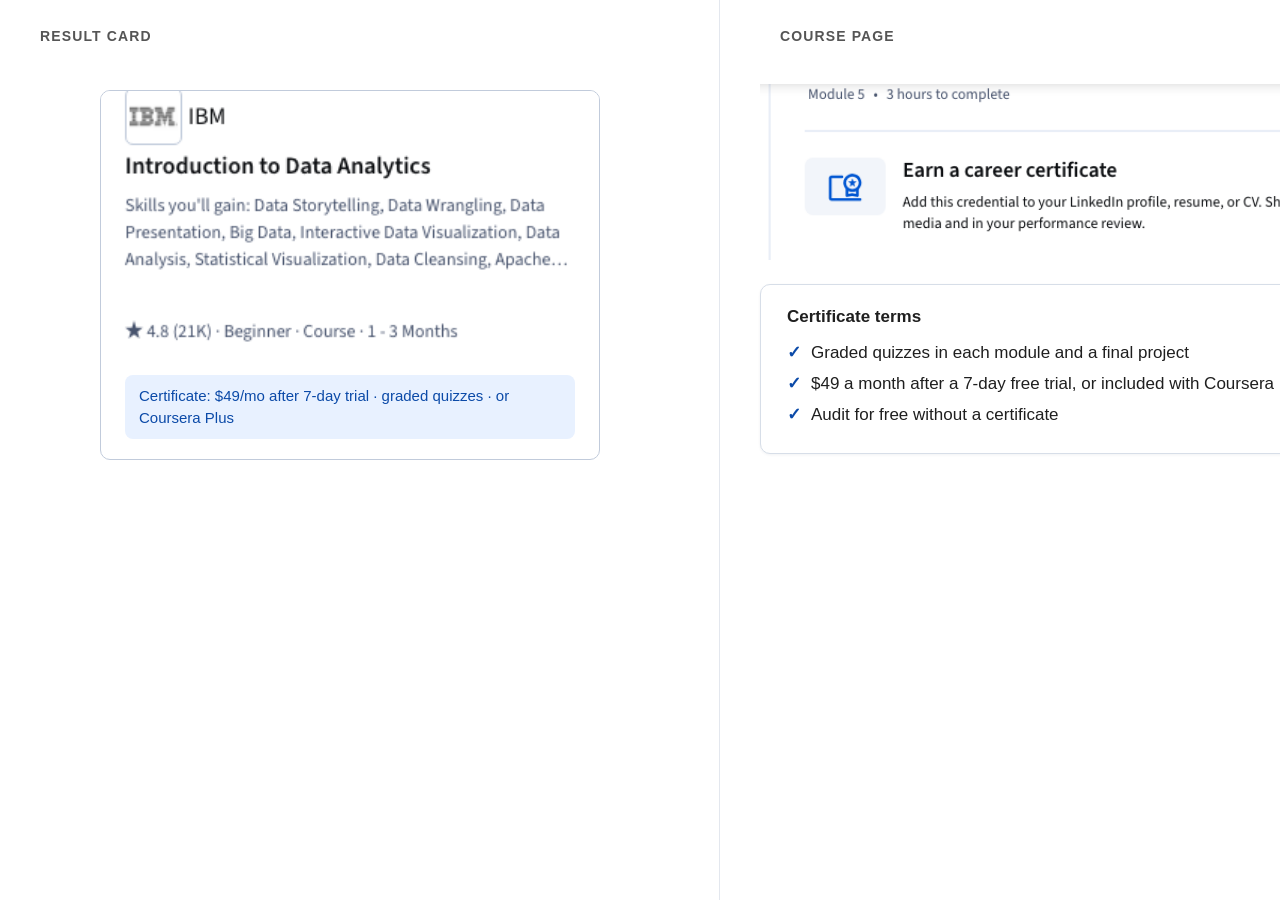
<file: mockups/cert-terms.html>
<!doctype html>
<html>
<head>
<meta charset="utf-8">
<style>
  html, body {
    margin: 0;
    padding: 0;
    width: 1440px;
    height: 900px;
    overflow: hidden;
    background: #ffffff;
    font-family: -apple-system, "Helvetica Neue", Arial, sans-serif;
  }
  * { box-sizing: border-box; }

  .panel {
    position: absolute;
    top: 0;
    width: 700px;
    height: 900px;
    background: #ffffff;
  }
  .panel-left { left: 0; }
  .panel-right { left: 740px; }

  .divider {
    position: absolute;
    left: 719px;
    top: 0;
    width: 1px;
    height: 900px;
    background: #e3e7ee;
  }

  .panel-label {
    position: absolute;
    top: 28px;
    left: 40px;
    font-size: 14px;
    color: #555555;
    letter-spacing: 0.08em;
    text-transform: uppercase;
    font-weight: 600;
  }

  /* LEFT PANEL: result card */
  .card-frame {
    position: absolute;
    left: 100px;
    top: 90px;
    width: 500px;
    border: 1px solid #c1cbdb;
    border-radius: 10px;
    overflow: hidden;
    background: #ffffff;
  }
  .card-frame img {
    display: block;
    width: 500px;
  }
  .card-frame .card-body {
    padding: 14px 24px 20px;
  }
  .cert-note {
    background: #e8f1ff;
    border-radius: 8px;
    padding: 10px 14px;
    font-size: 15px;
    line-height: 1.45;
    color: #0b4aa8;
    font-weight: 500;
  }

  /* RIGHT PANEL: course page certificate block */
  .cert-frame {
    position: absolute;
    left: 20px;
    top: 84px;
    width: 660px;
    height: 176px;
  }
  .cert-frame img {
    display: block;
    width: 660px;
    height: 176px;
  }
  .terms-box {
    position: absolute;
    left: 20px;
    top: 284px;
    width: 660px;
    background: #ffffff;
    border: 1px solid #d7dee8;
    border-radius: 10px;
    box-shadow: 0 1px 3px rgba(15, 30, 60, 0.06);
    padding: 22px 26px 24px;
  }
  .terms-title {
    font-size: 17px;
    font-weight: 700;
    color: #1f1f1f;
    margin-bottom: 12px;
  }
  .term-line {
    display: flex;
    align-items: flex-start;
    gap: 10px;
    font-size: 17px;
    line-height: 1.6;
    color: #1f1f1f;
    margin-bottom: 4px;
  }
  .term-line:last-child { margin-bottom: 0; }
  .check {
    color: #0b4aa8;
    font-weight: 700;
    flex: 0 0 auto;
  }
</style>
</head>
<body>

  <div class="panel panel-left">
    <div class="panel-label">Result card</div>
    <div class="card-frame">
      <img src="cert-terms-assets/ibm-card-top.png" alt="IBM Introduction to Data Analytics result card">
      <div class="card-body">
        <div class="cert-note">Certificate: $49/mo after 7-day trial &middot; graded quizzes &middot; or Coursera Plus</div>
      </div>
    </div>
  </div>

  <div class="divider"></div>

  <div class="panel panel-right">
    <div class="panel-label">Course page</div>
    <div class="cert-frame">
      <img src="cert-terms-assets/cert-block.png" alt="Earn a career certificate block">
    </div>
    <div class="terms-box">
      <div class="terms-title">Certificate terms</div>
      <div class="term-line"><span class="check">&#10003;</span><span>Graded quizzes in each module and a final project</span></div>
      <div class="term-line"><span class="check">&#10003;</span><span>$49 a month after a 7-day free trial, or included with Coursera Plus</span></div>
      <div class="term-line"><span class="check">&#10003;</span><span>Audit for free without a certificate</span></div>
    </div>
  </div>

</body>
</html>
</file>
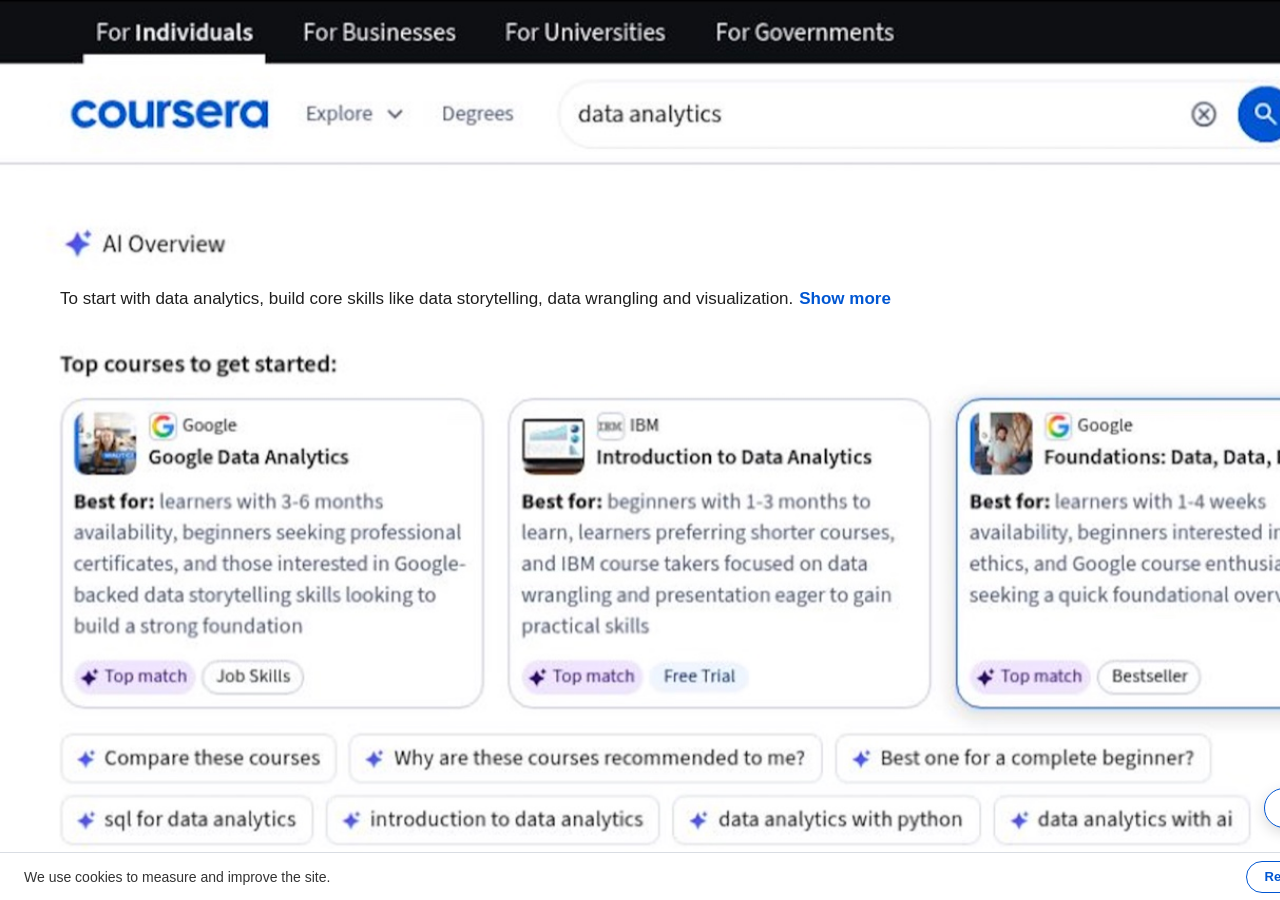
<file: mockups/hr-1-after.html>
<!DOCTYPE html>
<html>
<head>
<meta charset="utf-8">
<style>
  html,body{margin:0;padding:0;}
  body{
    width:1440px;height:900px;overflow:hidden;background:#fff;
    font-family:-apple-system, "Helvetica Neue", Arial, sans-serif;
  }
  .stage{position:relative;width:1440px;height:900px;overflow:hidden;background:#fff;}
  .bg{position:absolute;top:0;left:0;width:2109.89px;height:auto;display:block;}

  .ai-cover{
    position:absolute;
    top:270px;left:0;width:1440px;height:70px;
    background:#ffffff;
    z-index:1;
  }
  .ai-cover .line{
    padding:16px 0 0 60px;
    font-size:17px;
    line-height:1.5;
    color:#1f1f1f;
  }
  .ai-cover .showmore{
    color:#0056d2;
    font-weight:600;
    margin-left:6px;
    cursor:pointer;
  }

  .bg-lower{
    position:absolute;
    top:340px;left:0;width:1440px;height:560px;
    overflow:hidden;
    z-index:2;
    background:#ffffff;
  }
  .bg-lower img{
    position:absolute;
    top:-495.82px;left:0;width:2109.89px;height:auto;display:block;
  }

  .cookie-bar{
    position:absolute;
    left:0;bottom:0;width:1440px;height:48px;
    background:#ffffff;
    border-top:1px solid #d9dde3;
    display:flex;
    align-items:center;
    justify-content:space-between;
    padding:0 24px;
    box-sizing:border-box;
    z-index:10;
  }
  .cookie-bar .msg{
    font-size:14px;
    color:#333333;
  }
  .cookie-bar .btns{
    display:flex;
    gap:12px;
  }
  .pill-btn{
    height:32px;
    border-radius:999px;
    font-size:13px;
    font-weight:600;
    display:flex;
    align-items:center;
    justify-content:center;
    padding:0 18px;
    box-sizing:border-box;
    white-space:nowrap;
  }
  .pill-reject{
    background:#ffffff;
    border:1px solid #0056d2;
    color:#0056d2;
  }
  .pill-accept{
    background:#0056d2;
    border:1px solid #0056d2;
    color:#ffffff;
  }

  .ask-pill{
    position:absolute;
    right:24px;
    bottom:72px;
    background:#ffffff;
    border:1px solid #0056d2;
    border-radius:999px;
    padding:10px 18px;
    font-size:15px;
    font-weight:600;
    color:#0056d2;
    box-shadow:0 4px 14px rgba(0,0,0,0.15);
    z-index:10;
  }
</style>
</head>
<body>
  <div class="stage">
    <img class="bg" src="../assets/hr-search.jpg">

    <div class="ai-cover">
      <div class="line">To start with data analytics, build core skills like data storytelling, data wrangling and visualization.<span class="showmore">Show more</span></div>
    </div>

    <div class="bg-lower">
      <img src="../assets/hr-search.jpg">
    </div>

    <div class="cookie-bar">
      <div class="msg">We use cookies to measure and improve the site.</div>
      <div class="btns">
        <div class="pill-btn pill-reject">Reject</div>
        <div class="pill-btn pill-accept">Accept</div>
      </div>
    </div>

    <div class="ask-pill">&#10022; Ask Coursera</div>
  </div>
</body>
</html>
</file>
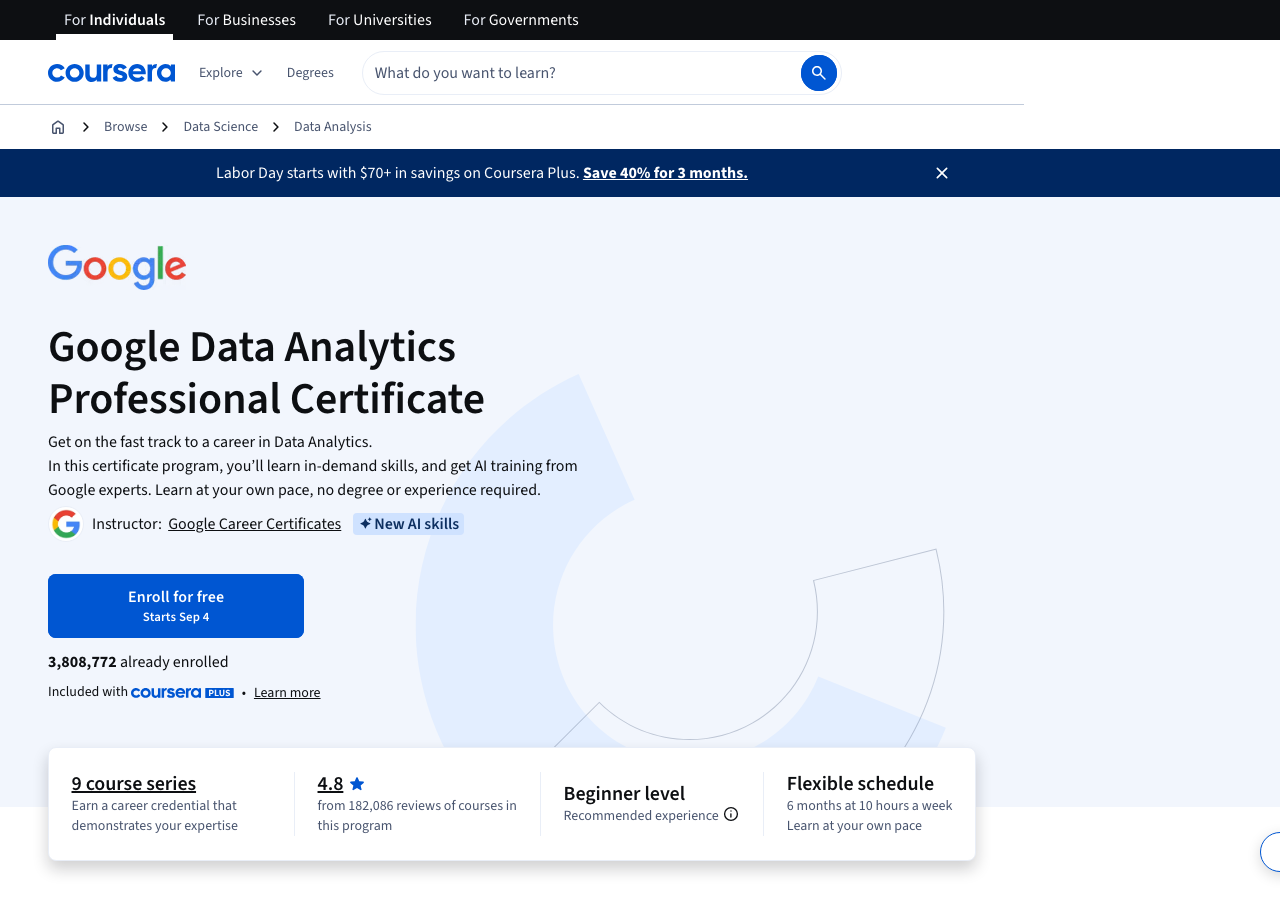
<file: mockups/hr-2-after.html>
<!DOCTYPE html>
<html>
<head>
<meta charset="utf-8">
<style>
  html,body{margin:0;padding:0;}
  body{
    width:1440px;height:900px;overflow:hidden;background:#fff;
    font-family:-apple-system, "Helvetica Neue", Arial, sans-serif;
  }
  .stage{position:relative;width:1440px;height:900px;overflow:hidden;background:#fff;}
  .bg{position:absolute;top:0;left:0;width:1440px;height:900px;display:block;}

  /* Cover the whole former chat-panel column (x 1024 to 1440) with
     bands that continue the page's own background at each row. */
  .cover{
    position:absolute;
    top:0;left:1024px;width:416px;height:900px;
  }
  .band{position:absolute;left:0;width:416px;}
  .band-black{top:0;height:40px;background:#0d0f12;}
  .band-header{top:40px;height:109px;background:#ffffff;}
  .band-navy{top:149px;height:48px;background:#002761;}
  .band-blue{top:197px;height:610px;background:#f2f6fd;}
  .band-white{top:807px;height:93px;background:#ffffff;}

  .ask-pill{
    position:absolute;
    right:28px;
    bottom:28px;
    background:#ffffff;
    border:1px solid #0056d2;
    border-radius:999px;
    padding:10px 18px;
    font-size:15px;
    font-weight:600;
    color:#0056d2;
    box-shadow:0 4px 14px rgba(0,0,0,0.15);
  }
</style>
</head>
<body>
  <div class="stage">
    <img class="bg" src="../assets/shots/course-page.png">

    <div class="cover">
      <div class="band band-black"></div>
      <div class="band band-header"></div>
      <div class="band band-navy"></div>
      <div class="band band-blue"></div>
      <div class="band band-white"></div>
    </div>

    <div class="ask-pill">&#10022; Ask Coursera</div>
  </div>
</body>
</html>
</file>
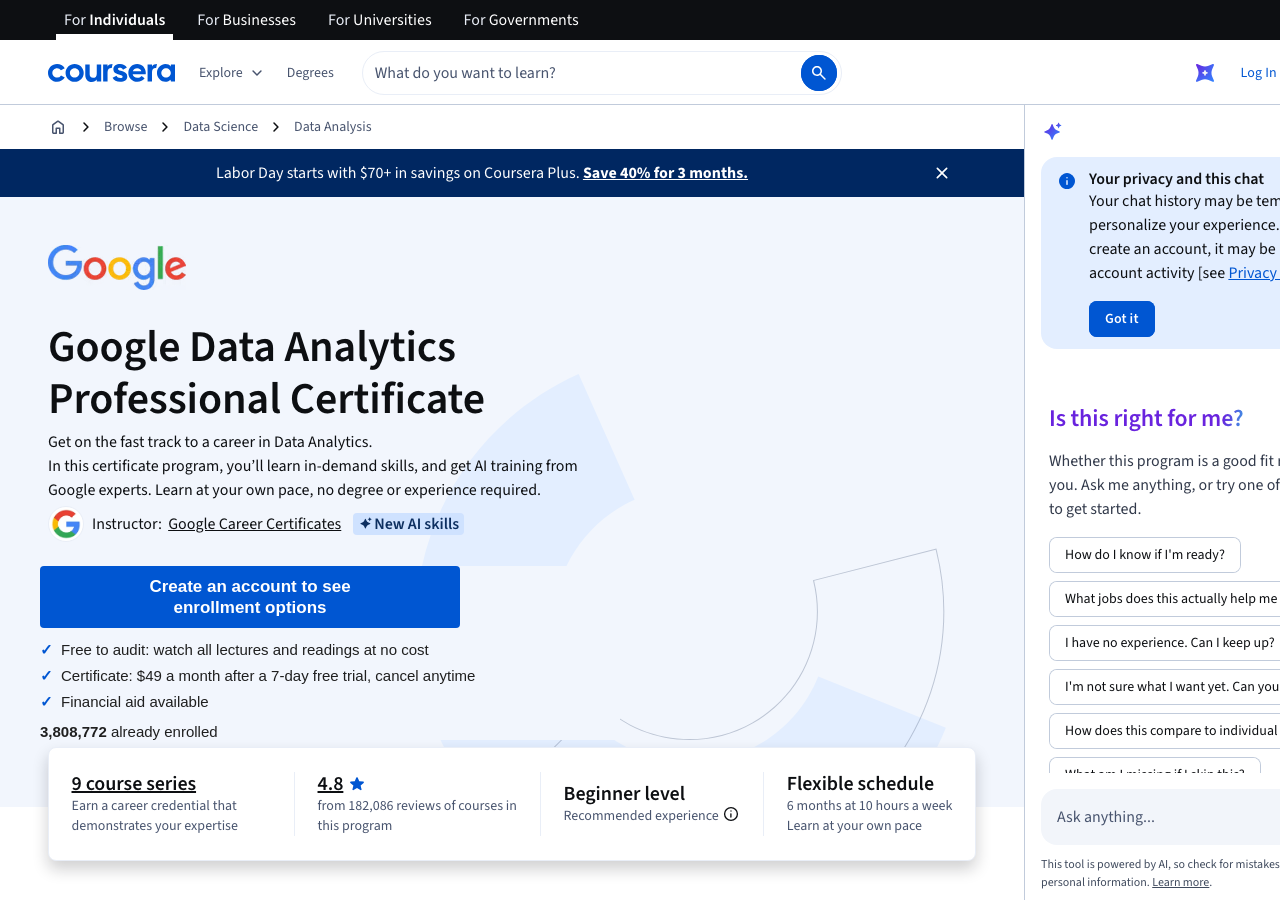
<file: mockups/hr-3-after.html>
<!DOCTYPE html>
<html>
<head>
<meta charset="utf-8">
<style>
  html,body{margin:0;padding:0;}
  body{
    width:1440px;height:900px;overflow:hidden;background:#fff;
    font-family:-apple-system, "Helvetica Neue", Arial, sans-serif;
  }
  .stage{position:relative;width:1440px;height:900px;overflow:hidden;background:#fff;}
  .bg{position:absolute;top:0;left:0;width:1440px;height:900px;display:block;}

  .cover{
    position:absolute;
    left:40px;top:566px;width:580px;height:174px;
    background:#f2f6fd;
    display:flex;
    flex-direction:column;
    gap:11px;
  }

  .cta-btn{
    width:420px;
    height:64px;
    border-radius:4px;
    background:#0056d2;
    color:#ffffff;
    font-size:17px;
    font-weight:700;
    display:flex;
    align-items:center;
    justify-content:center;
    text-align:center;
    line-height:1.25;
    padding:0 20px;
    box-sizing:border-box;
  }

  .perks{
    display:flex;
    flex-direction:column;
    gap:5px;
  }
  .perk{
    font-size:15px;
    line-height:1.4;
    color:#1f1f1f;
    display:flex;
    align-items:flex-start;
  }
  .perk .check{
    color:#0056d2;
    font-weight:700;
    margin-right:8px;
    flex:0 0 auto;
  }

  .enrolled-line{
    font-size:15px;
    color:#1f1f1f;
  }
  .enrolled-line b{
    font-weight:700;
  }
</style>
</head>
<body>
  <div class="stage">
    <img class="bg" src="../assets/shots/course-page.png">

    <div class="cover">
      <div class="cta-btn">Create an account to see<br>enrollment options</div>
      <div class="perks">
        <div class="perk"><span class="check">&#10003;</span><span>Free to audit: watch all lectures and readings at no cost</span></div>
        <div class="perk"><span class="check">&#10003;</span><span>Certificate: $49 a month after a 7-day free trial, cancel anytime</span></div>
        <div class="perk"><span class="check">&#10003;</span><span>Financial aid available</span></div>
      </div>
      <div class="enrolled-line"><b>3,808,772</b> already enrolled</div>
    </div>
  </div>
</body>
</html>
</file>
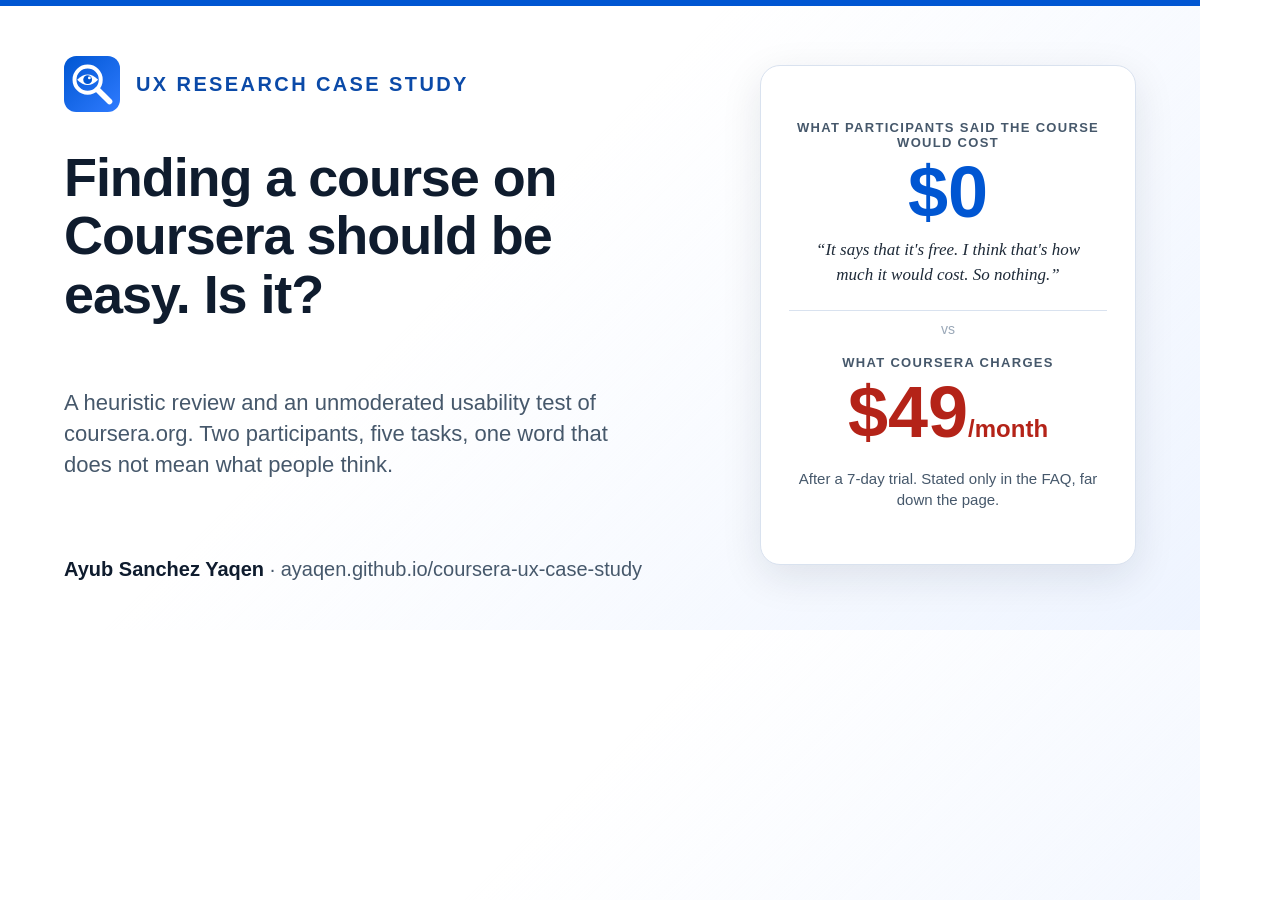
<file: mockups/og.html>
<!DOCTYPE html>
<html>
<head>
<meta charset="utf-8">
<title>OG Image</title>
<style>
  * { box-sizing: border-box; }
  html, body {
    margin: 0;
    padding: 0;
    width: 1200px;
    height: 630px;
    overflow: hidden;
  }
  body {
    position: relative;
    background:
      linear-gradient(135deg, rgba(238,244,255,0) 40%, #eef4ff 100%),
      #ffffff;
    font-family: -apple-system, "SF Pro Display", "Helvetica Neue", Arial, sans-serif;
  }
  .topbar {
    position: absolute;
    top: 0; left: 0; right: 0;
    height: 6px;
    background: #0056d2;
  }

  /* LEFT COLUMN */
  .left {
    position: absolute;
    top: 0;
    left: 64px;
    width: 636px; /* 700 - 64 */
    height: 630px;
  }
  .brand-row {
    position: absolute;
    top: 56px;
    left: 0;
    display: flex;
    align-items: center;
    gap: 16px;
  }
  .brand-row .logo {
    width: 56px;
    height: 56px;
    flex: none;
    display: block;
  }
  .brand-row .eyebrow {
    font-size: 20px;
    font-weight: 700;
    color: #0b4aa8;
    text-transform: uppercase;
    letter-spacing: 0.12em;
  }

  .title {
    position: absolute;
    top: 148px;
    left: 0;
    width: 600px;
    font-size: 54px;
    font-weight: 800;
    color: #0f1c2e;
    line-height: 1.08;
    letter-spacing: -0.02em;
    margin: 0;
  }

  .subtitle {
    position: absolute;
    top: 388px;
    left: 0;
    width: 560px;
    font-size: 22px;
    color: #46586b;
    line-height: 1.4;
    margin: 0;
  }

  .byline {
    position: absolute;
    top: 558px;
    left: 0;
    font-size: 20px;
    color: #0f1c2e;
    font-weight: 600;
    white-space: nowrap;
  }
  .byline .sep {
    color: #46586b;
    font-weight: 400;
  }

  /* RIGHT COLUMN CARD */
  .card {
    position: absolute;
    top: 65px;
    left: 760px;
    width: 376px; /* 1136 - 760 */
    height: 500px;
    background: #ffffff;
    border: 1px solid #d9e2ef;
    border-radius: 20px;
    box-shadow: 0 12px 40px rgba(15,28,46,0.10);
    padding: 28px;
    display: flex;
    flex-direction: column;
    justify-content: center;
    align-items: center;
    text-align: center;
  }
  .label {
    font-size: 13px;
    font-weight: 700;
    color: #46586b;
    text-transform: uppercase;
    letter-spacing: 0.1em;
    margin: 0 0 6px;
  }
  .big-num {
    font-size: 72px;
    font-weight: 800;
    color: #0056d2;
    line-height: 1;
    margin: 0 0 10px;
  }
  .big-num.red {
    color: #b42318;
  }
  .big-num .unit {
    font-size: 24px;
    font-weight: 600;
    color: #b42318;
  }
  .quote {
    font-family: Georgia, "Times New Roman", serif;
    font-style: italic;
    font-size: 17px;
    color: #1e2a38;
    line-height: 1.45;
    margin: 0 0 18px;
    max-width: 300px;
  }
  .divider {
    width: 100%;
    height: 1px;
    background: #d9e2ef;
    margin: 4px 0 10px;
  }
  .vs {
    font-size: 14px;
    color: #9aa8b8;
    margin: 0 0 18px;
    text-align: center;
  }
  .note {
    font-size: 15px;
    color: #46586b;
    margin: 10px 0 0;
    max-width: 300px;
    line-height: 1.4;
  }
</style>
</head>
<body>
  <div class="topbar"></div>

  <div class="left">
    <div class="brand-row">
      <svg class="logo" viewBox="0 0 64 64" xmlns="http://www.w3.org/2000/svg">
        <defs>
          <linearGradient id="mark" x1="0" y1="0" x2="1" y2="1">
            <stop offset="0" stop-color="#0056d2"/>
            <stop offset="1" stop-color="#2f7bff"/>
          </linearGradient>
        </defs>
        <rect x="0" y="0" width="64" height="64" rx="14" fill="url(#mark)"/>
        <circle cx="27" cy="27" r="15" fill="none" stroke="#ffffff" stroke-width="4.5"/>
        <path d="M15 27 Q27 15 39 27 Q27 39 15 27 Z" fill="#ffffff"/>
        <circle cx="27" cy="27" r="5" fill="#0056d2"/>
        <circle cx="29" cy="25" r="1.6" fill="#ffffff"/>
        <line x1="38.5" y1="38.5" x2="52" y2="52" stroke="#ffffff" stroke-width="6.5" stroke-linecap="round"/>
      </svg>
      <div class="eyebrow">UX research case study</div>
    </div>

    <h1 class="title">Finding a course on Coursera should be easy. Is it?</h1>

    <p class="subtitle">A heuristic review and an unmoderated usability test of coursera.org. Two participants, five tasks, one word that does not mean what people think.</p>

    <div class="byline">Ayub Sanchez Yaqen<span class="sep"> &middot; ayaqen.github.io/coursera-ux-case-study</span></div>
  </div>

  <div class="card">
    <div class="label">What participants said the course would cost</div>
    <div class="big-num">$0</div>
    <p class="quote">&ldquo;It says that it's free. I think that's how much it would cost. So nothing.&rdquo;</p>
    <div class="divider"></div>
    <div class="vs">vs</div>
    <div class="label">What Coursera charges</div>
    <div class="big-num red">$49<span class="unit">/month</span></div>
    <p class="note">After a 7-day trial. Stated only in the FAQ, far down the page.</p>
  </div>
</body>
</html>
</file>
